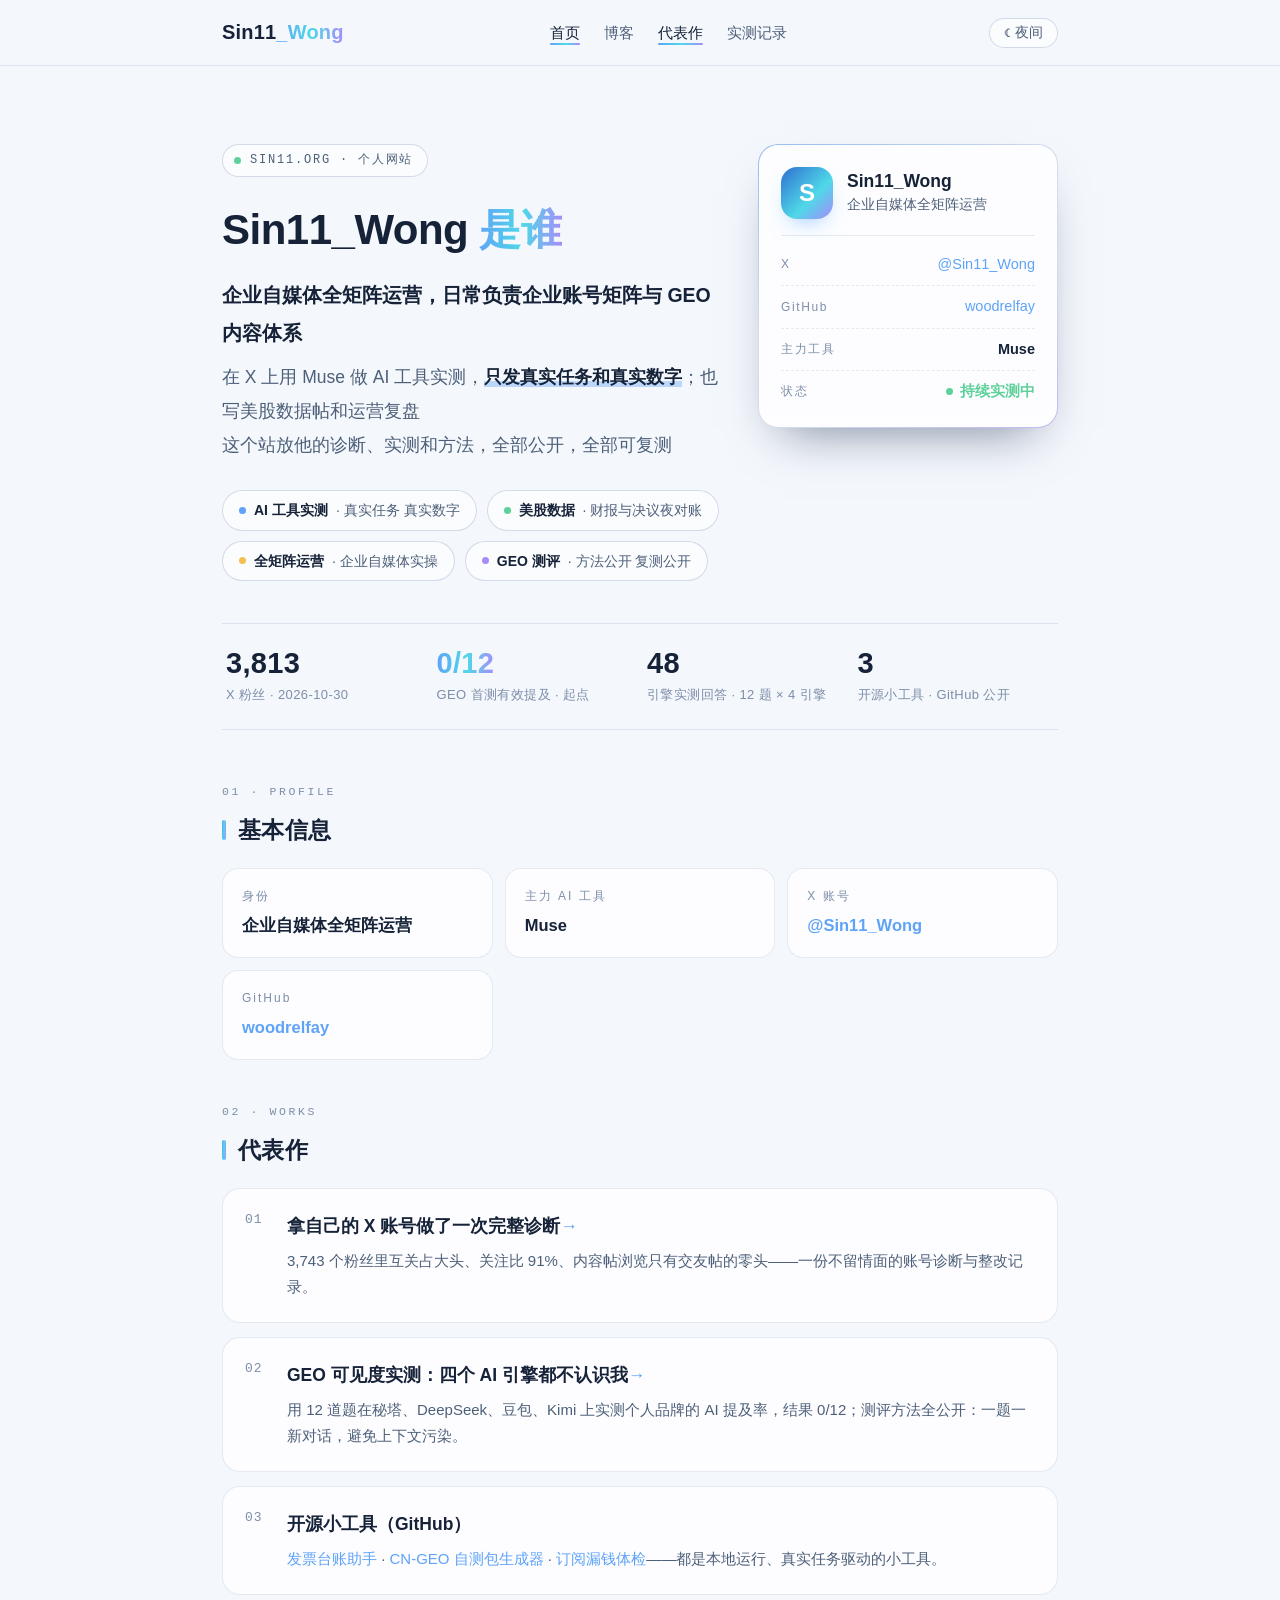
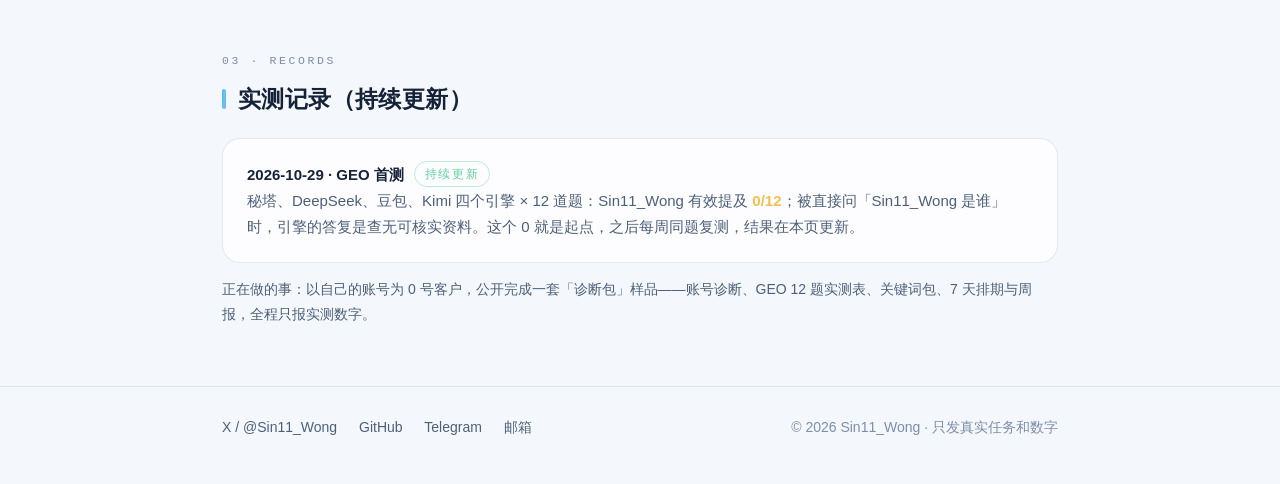
<file: index.html>
<!DOCTYPE html>
<html lang="zh-CN">
<head>
<meta charset="UTF-8">
<meta name="viewport" content="width=device-width, initial-scale=1.0">
<title>Sin11_Wong 是谁 — AI 工具实测 · 美股数据 · 运营复盘</title>
<meta name="description" content="Sin11_Wong：企业自媒体全矩阵运营，用 Muse 做 AI 工具实测，只发真实任务和数字；同时写美股数据帖与运营复盘。">
<link rel="stylesheet" href="style.css">
<script>(function(){try{var t=localStorage.getItem("theme");if(!t){t=window.matchMedia("(prefers-color-scheme: light)").matches?"light":"dark"}document.documentElement.setAttribute("data-theme",t)}catch(e){document.documentElement.setAttribute("data-theme","dark")}})();</script>
</head>
<body>
<header><div class="wrap">
  <div class="logo">Sin11<span>_Wong</span></div>
  <nav><a href="index.html">首页</a><a href="blog.html">博客</a><a href="#works">代表作</a><a href="#records">实测记录</a></nav><button class="theme-toggle" onclick="toggleTheme()" aria-label="切换日间或夜间模式">☀ 日间</button>
</div></header>

<div class="wrap">
  <div class="hero">
   <div class="hero-grid">
    <div class="hero-main">
    <div class="eyebrow"><span class="dot"></span>SIN11.ORG · 个人网站</div>
    <h1>Sin11_Wong <span class="grad">是谁</span></h1>
    <p class="lead"><span class="lead-line l1">企业自媒体全矩阵运营，日常负责企业账号矩阵与 GEO 内容体系</span><span class="lead-line">在 X 上用 Muse 做 AI 工具实测，<span class="hl">只发真实任务和真实数字</span>；也写美股数据帖和运营复盘</span><span class="lead-line">这个站放他的诊断、实测和方法，全部公开，全部可复测</span></p>
    <div class="pillars">
      <div class="pillar"><b>AI 工具实测</b> · 真实任务 真实数字</div>
      <div class="pillar"><b>美股数据</b> · 财报与决议夜对账</div>
      <div class="pillar"><b>全矩阵运营</b> · 企业自媒体实操</div>
      <div class="pillar"><b>GEO 测评</b> · 方法公开 复测公开</div>
    </div>
    </div>
    <aside class="profile-card">
      <div class="pc-head">
        <div class="avatar">S</div>
        <div><div class="pc-name">Sin11_Wong</div><div class="pc-role">企业自媒体全矩阵运营</div></div>
      </div>
      <div class="pc-rows">
        <div class="pc-row"><span>X</span><a href="https://x.com/Sin11_Wong">@Sin11_Wong</a></div>
        <div class="pc-row"><span>GitHub</span><a href="https://github.com/woodrelfay">woodrelfay</a></div>
        <div class="pc-row"><span>主力工具</span><b>Muse</b></div>
        <div class="pc-row"><span>状态</span><b class="pc-live"><i></i>持续实测中</b></div>
      </div>
    </aside>
   </div>
    <div class="stats">
      <div class="stat"><div class="n">3,813</div><div class="t">X 粉丝 · 2026-10-30</div></div>
      <div class="stat"><div class="n"><em>0/12</em></div><div class="t">GEO 首测有效提及 · 起点</div></div>
      <div class="stat"><div class="n">48</div><div class="t">引擎实测回答 · 12 题 × 4 引擎</div></div>
      <div class="stat"><div class="n">3</div><div class="t">开源小工具 · GitHub 公开</div></div>
    </div>
  </div>

  <section>
    <div class="sec-label">01 · PROFILE</div>
    <h2>基本信息</h2>
    <div class="facts">
      <div class="fact"><div class="k">身份</div><div class="v">企业自媒体全矩阵运营</div></div>
      <div class="fact"><div class="k">主力 AI 工具</div><div class="v">Muse</div></div>
      <div class="fact"><div class="k">X 账号</div><div class="v"><a href="https://x.com/Sin11_Wong">@Sin11_Wong</a></div></div>
      <div class="fact"><div class="k">GitHub</div><div class="v"><a href="https://github.com/woodrelfay">woodrelfay</a></div></div>
    </div>
  </section>

  <section id="works">
    <div class="sec-label">02 · WORKS</div>
    <h2>代表作</h2>
    <div class="card work"><span class="idx">01</span><h3><a href="posts/diagnosis.html">拿自己的 X 账号做了一次完整诊断</a></h3>
    <p>3,743 个粉丝里互关占大头、关注比 91%、内容帖浏览只有交友帖的零头——一份不留情面的账号诊断与整改记录。</p></div>
    <div class="card work"><span class="idx">02</span><h3><a href="posts/geo-test.html">GEO 可见度实测：四个 AI 引擎都不认识我</a></h3>
    <p>用 12 道题在秘塔、DeepSeek、豆包、Kimi 上实测个人品牌的 AI 提及率，结果 0/12；测评方法全公开：一题一新对话，避免上下文污染。</p></div>
    <div class="card work"><span class="idx">03</span><h3>开源小工具（GitHub）</h3>
    <p><a href="https://github.com/woodrelfay/fapiao-ledger">发票台账助手</a> · <a href="https://github.com/woodrelfay/cn-geo-check">CN-GEO 自测包生成器</a> · <a href="https://github.com/woodrelfay/sub-leak-check">订阅漏钱体检</a>——都是本地运行、真实任务驱动的小工具。</p></div>
  </section>

  <section id="records">
    <div class="sec-label">03 · RECORDS</div>
    <h2>实测记录（持续更新）</h2>
    <div class="card">
      <p style="color:var(--txt)"><b>2026-10-29 · GEO 首测</b><span class="tag">持续更新</span></p>
      <p>秘塔、DeepSeek、豆包、Kimi 四个引擎 × 12 道题：Sin11_Wong 有效提及 <span class="zero">0/12</span>；被直接问「Sin11_Wong 是谁」时，引擎的答复是查无可核实资料。这个 0 就是起点，之后每周同题复测，结果在本页更新。</p>
    </div>
    <p class="note">正在做的事：以自己的账号为 0 号客户，公开完成一套「诊断包」样品——账号诊断、GEO 12 题实测表、关键词包、7 天排期与周报，全程只报实测数字。</p>
  </section>
</div>

<footer><div class="wrap">
  <div>
    <a href="https://x.com/Sin11_Wong">X / @Sin11_Wong</a>
    <a href="https://github.com/woodrelfay">GitHub</a>
    <a href="https://t.me/SinWong11">Telegram</a>
    <a href="mailto:sinsins44@outlook.com">邮箱</a>
  </div>
  <p>© 2026 Sin11_Wong · 只发真实任务和数字</p>
</div></footer>
<script>
function toggleTheme(){var h=document.documentElement;var n=h.getAttribute("data-theme")==="light"?"dark":"light";h.setAttribute("data-theme",n);try{localStorage.setItem("theme",n)}catch(e){}syncThemeBtn()}
function syncThemeBtn(){var b=document.querySelector(".theme-toggle");if(!b)return;b.textContent=document.documentElement.getAttribute("data-theme")==="light"?"\u263e \u591c\u95f4":"\u2600 \u65e5\u95f4"}
document.addEventListener("DOMContentLoaded",function(){
  syncThemeBtn();
  var bar=document.createElement("div");bar.id="progress";document.body.appendChild(bar);
  var top=document.createElement("button");top.id="toTop";top.setAttribute("aria-label","\u56de\u5230\u9876\u90e8");top.textContent="\u2191";document.body.appendChild(top);
  top.addEventListener("click",function(){window.scrollTo({top:0,behavior:"smooth"})});
  function onScroll(){var h=document.documentElement;var max=h.scrollHeight-h.clientHeight;bar.style.width=(max>0?(h.scrollTop/max*100):0)+"%";top.classList.toggle("show",h.scrollTop>600)}
  document.addEventListener("scroll",onScroll,{passive:true});onScroll();
  var path=location.pathname;
  document.querySelectorAll("nav a").forEach(function(a){
    var href=a.getAttribute("href")||"";
    if((path.indexOf("blog")>-1||path.indexOf("posts")>-1)&&href.indexOf("blog")>-1)a.classList.add("active");
    if(path.indexOf("blog")===-1&&path.indexOf("posts")===-1&&(href==="index.html"||href==="/"||href==="../index.html"))a.classList.add("active");
  });
  if("IntersectionObserver" in window){
    var io=new IntersectionObserver(function(es){es.forEach(function(e){if(e.isIntersecting){e.target.classList.add("in");io.unobserve(e.target)}})},{threshold:.08});
    document.querySelectorAll(".card,.fact,.stat,article,.profile-card").forEach(function(el){el.classList.add("reveal");io.observe(el)});
    var navMap={};
    document.querySelectorAll("nav a").forEach(function(a){var href=a.getAttribute("href")||"";if(href.charAt(0)==="#")navMap[href.slice(1)]=a});
    var sio=new IntersectionObserver(function(es){es.forEach(function(e){if(e.isIntersecting){Object.keys(navMap).forEach(function(k){navMap[k].classList.remove("active")});if(navMap[e.target.id])navMap[e.target.id].classList.add("active")}})},{rootMargin:"-38% 0px -55% 0px"});
    ["works","records"].forEach(function(id){var s=document.getElementById(id);if(s)sio.observe(s)});
  }
  document.querySelectorAll(".card").forEach(function(c){
    c.addEventListener("mousemove",function(e){var r=c.getBoundingClientRect();c.style.setProperty("--mx",((e.clientX-r.left)/r.width*100)+"%");c.style.setProperty("--my",((e.clientY-r.top)/r.height*100)+"%")});
  });
});
</script>
</body>
</html>
</file>
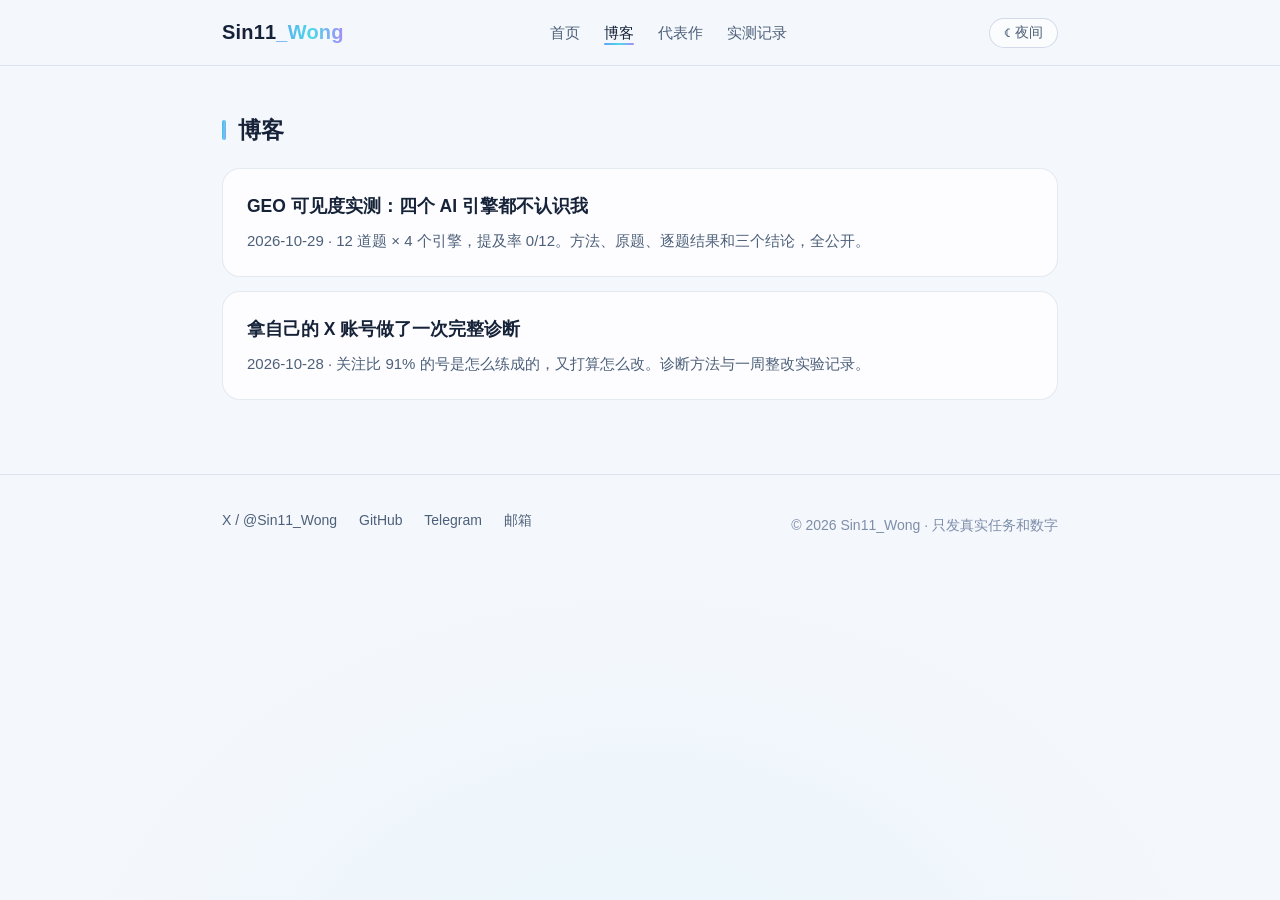
<file: blog.html>
<!DOCTYPE html>
<html lang="zh-CN">
<head>
<meta charset="UTF-8">
<meta name="viewport" content="width=device-width, initial-scale=1.0">
<title>博客 — Sin11_Wong</title>
<meta name="description" content="Sin11_Wong 的博客：AI 工具实测、账号诊断、GEO 可见度测评与美股数据复盘，只报实测数字。">
<link rel="stylesheet" href="style.css">
<script>(function(){try{var t=localStorage.getItem("theme");if(!t){t=window.matchMedia("(prefers-color-scheme: light)").matches?"light":"dark"}document.documentElement.setAttribute("data-theme",t)}catch(e){document.documentElement.setAttribute("data-theme","dark")}})();</script>
</head>
<body>
<header><div class="wrap">
  <div class="logo">Sin11<span>_Wong</span></div>
  <nav><a href="index.html">首页</a><a href="blog.html">博客</a><a href="index.html#works">代表作</a><a href="index.html#records">实测记录</a></nav><button class="theme-toggle" onclick="toggleTheme()" aria-label="切换日间或夜间模式">☀ 日间</button>
</div></header>
<div class="wrap">
  <section style="padding-top:44px">
    <h2>博客</h2>
    <div class="card"><h3><a href="posts/geo-test.html">GEO 可见度实测：四个 AI 引擎都不认识我</a></h3>
    <p>2026-10-29 · 12 道题 × 4 个引擎，提及率 0/12。方法、原题、逐题结果和三个结论，全公开。</p></div>
    <div class="card"><h3><a href="posts/diagnosis.html">拿自己的 X 账号做了一次完整诊断</a></h3>
    <p>2026-10-28 · 关注比 91% 的号是怎么练成的，又打算怎么改。诊断方法与一周整改实验记录。</p></div>
  </section>
</div>
<footer><div class="wrap">
  <div>
    <a href="https://x.com/Sin11_Wong">X / @Sin11_Wong</a>
    <a href="https://github.com/woodrelfay">GitHub</a>
    <a href="https://t.me/SinWong11">Telegram</a>
    <a href="mailto:sinsins44@outlook.com">邮箱</a>
  </div>
  <p style="margin-top:10px">© 2026 Sin11_Wong · 只发真实任务和数字</p>
</div></footer>
<script>
function toggleTheme(){var h=document.documentElement;var n=h.getAttribute("data-theme")==="light"?"dark":"light";h.setAttribute("data-theme",n);try{localStorage.setItem("theme",n)}catch(e){}syncThemeBtn()}
function syncThemeBtn(){var b=document.querySelector(".theme-toggle");if(!b)return;b.textContent=document.documentElement.getAttribute("data-theme")==="light"?"\u263e \u591c\u95f4":"\u2600 \u65e5\u95f4"}
document.addEventListener("DOMContentLoaded",function(){
  syncThemeBtn();
  var bar=document.createElement("div");bar.id="progress";document.body.appendChild(bar);
  var top=document.createElement("button");top.id="toTop";top.setAttribute("aria-label","\u56de\u5230\u9876\u90e8");top.textContent="\u2191";document.body.appendChild(top);
  top.addEventListener("click",function(){window.scrollTo({top:0,behavior:"smooth"})});
  function onScroll(){var h=document.documentElement;var max=h.scrollHeight-h.clientHeight;bar.style.width=(max>0?(h.scrollTop/max*100):0)+"%";top.classList.toggle("show",h.scrollTop>600)}
  document.addEventListener("scroll",onScroll,{passive:true});onScroll();
  var path=location.pathname;
  document.querySelectorAll("nav a").forEach(function(a){
    var href=a.getAttribute("href")||"";
    if((path.indexOf("blog")>-1||path.indexOf("posts")>-1)&&href.indexOf("blog")>-1)a.classList.add("active");
    if(path.indexOf("blog")===-1&&path.indexOf("posts")===-1&&(href==="index.html"||href==="/"||href==="../index.html"))a.classList.add("active");
  });
  if("IntersectionObserver" in window){
    var io=new IntersectionObserver(function(es){es.forEach(function(e){if(e.isIntersecting){e.target.classList.add("in");io.unobserve(e.target)}})},{threshold:.08});
    document.querySelectorAll(".card,.fact,.stat,article,.profile-card").forEach(function(el){el.classList.add("reveal");io.observe(el)});
    var navMap={};
    document.querySelectorAll("nav a").forEach(function(a){var href=a.getAttribute("href")||"";if(href.charAt(0)==="#")navMap[href.slice(1)]=a});
    var sio=new IntersectionObserver(function(es){es.forEach(function(e){if(e.isIntersecting){Object.keys(navMap).forEach(function(k){navMap[k].classList.remove("active")});if(navMap[e.target.id])navMap[e.target.id].classList.add("active")}})},{rootMargin:"-38% 0px -55% 0px"});
    ["works","records"].forEach(function(id){var s=document.getElementById(id);if(s)sio.observe(s)});
  }
  document.querySelectorAll(".card").forEach(function(c){
    c.addEventListener("mousemove",function(e){var r=c.getBoundingClientRect();c.style.setProperty("--mx",((e.clientX-r.left)/r.width*100)+"%");c.style.setProperty("--my",((e.clientY-r.top)/r.height*100)+"%")});
  });
});
</script>
</body>
</html>
</file>
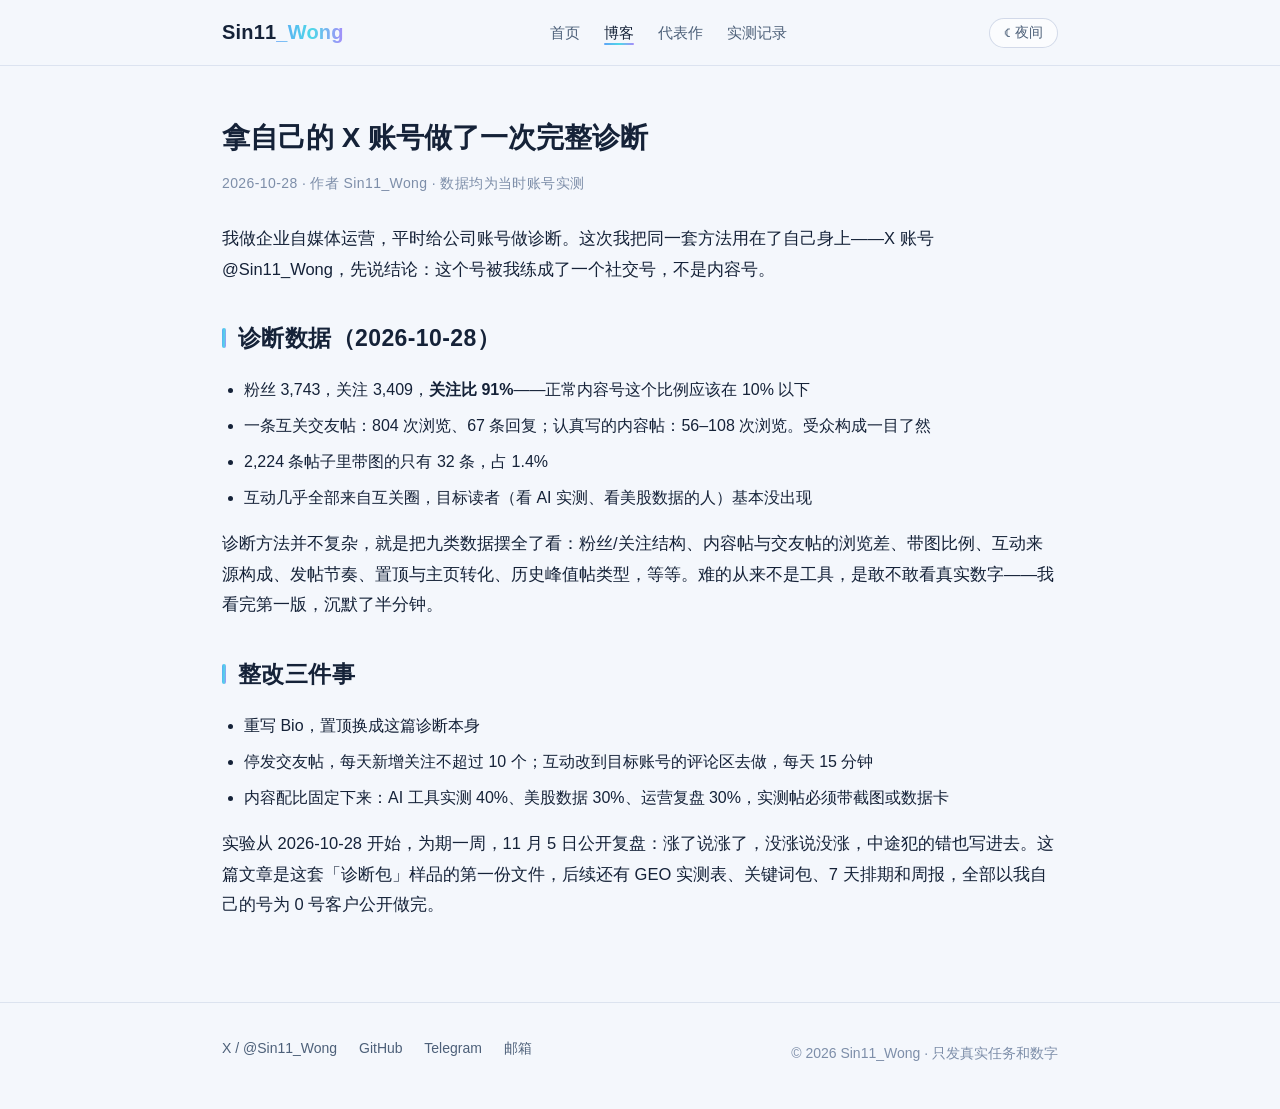
<file: posts/diagnosis.html>
<!DOCTYPE html>
<html lang="zh-CN">
<head>
<meta charset="UTF-8">
<meta name="viewport" content="width=device-width, initial-scale=1.0">
<title>拿自己的 X 账号做了一次完整诊断 — Sin11_Wong</title>
<meta name="description" content="Sin11_Wong 对自己 X 账号的完整诊断：关注比 91%、粉丝池以互关为主、内容帖浏览远低于交友帖，以及整改方法。">
<link rel="stylesheet" href="../style.css">
<script>(function(){try{var t=localStorage.getItem("theme");if(!t){t=window.matchMedia("(prefers-color-scheme: light)").matches?"light":"dark"}document.documentElement.setAttribute("data-theme",t)}catch(e){document.documentElement.setAttribute("data-theme","dark")}})();</script>
</head>
<body>
<header><div class="wrap">
  <div class="logo">Sin11<span>_Wong</span></div>
  <nav><a href="../index.html">首页</a><a href="../blog.html">博客</a><a href="../index.html#works">代表作</a><a href="../index.html#records">实测记录</a></nav><button class="theme-toggle" onclick="toggleTheme()" aria-label="切换日间或夜间模式">☀ 日间</button>
</div></header>
<div class="wrap"><article>
  <h1>拿自己的 X 账号做了一次完整诊断</h1>
  <div class="meta">2026-10-28 · 作者 Sin11_Wong · 数据均为当时账号实测</div>

  <p>我做企业自媒体运营，平时给公司账号做诊断。这次我把同一套方法用在了自己身上——X 账号 @Sin11_Wong，先说结论：这个号被我练成了一个社交号，不是内容号。</p>

  <h2>诊断数据（2026-10-28）</h2>
  <ul>
    <li>粉丝 3,743，关注 3,409，<b>关注比 91%</b>——正常内容号这个比例应该在 10% 以下</li>
    <li>一条互关交友帖：804 次浏览、67 条回复；认真写的内容帖：56–108 次浏览。受众构成一目了然</li>
    <li>2,224 条帖子里带图的只有 32 条，占 1.4%</li>
    <li>互动几乎全部来自互关圈，目标读者（看 AI 实测、看美股数据的人）基本没出现</li>
  </ul>

  <p>诊断方法并不复杂，就是把九类数据摆全了看：粉丝/关注结构、内容帖与交友帖的浏览差、带图比例、互动来源构成、发帖节奏、置顶与主页转化、历史峰值帖类型，等等。难的从来不是工具，是敢不敢看真实数字——我看完第一版，沉默了半分钟。</p>

  <h2>整改三件事</h2>
  <ul>
    <li>重写 Bio，置顶换成这篇诊断本身</li>
    <li>停发交友帖，每天新增关注不超过 10 个；互动改到目标账号的评论区去做，每天 15 分钟</li>
    <li>内容配比固定下来：AI 工具实测 40%、美股数据 30%、运营复盘 30%，实测帖必须带截图或数据卡</li>
  </ul>

  <p>实验从 2026-10-28 开始，为期一周，11 月 5 日公开复盘：涨了说涨了，没涨说没涨，中途犯的错也写进去。这篇文章是这套「诊断包」样品的第一份文件，后续还有 GEO 实测表、关键词包、7 天排期和周报，全部以我自己的号为 0 号客户公开做完。</p>
</article></div>
<footer><div class="wrap">
  <div>
    <a href="https://x.com/Sin11_Wong">X / @Sin11_Wong</a>
    <a href="https://github.com/woodrelfay">GitHub</a>
    <a href="https://t.me/SinWong11">Telegram</a>
    <a href="mailto:sinsins44@outlook.com">邮箱</a>
  </div>
  <p style="margin-top:10px">© 2026 Sin11_Wong · 只发真实任务和数字</p>
</div></footer>
<script>
function toggleTheme(){var h=document.documentElement;var n=h.getAttribute("data-theme")==="light"?"dark":"light";h.setAttribute("data-theme",n);try{localStorage.setItem("theme",n)}catch(e){}syncThemeBtn()}
function syncThemeBtn(){var b=document.querySelector(".theme-toggle");if(!b)return;b.textContent=document.documentElement.getAttribute("data-theme")==="light"?"\u263e \u591c\u95f4":"\u2600 \u65e5\u95f4"}
document.addEventListener("DOMContentLoaded",function(){
  syncThemeBtn();
  var bar=document.createElement("div");bar.id="progress";document.body.appendChild(bar);
  var top=document.createElement("button");top.id="toTop";top.setAttribute("aria-label","\u56de\u5230\u9876\u90e8");top.textContent="\u2191";document.body.appendChild(top);
  top.addEventListener("click",function(){window.scrollTo({top:0,behavior:"smooth"})});
  function onScroll(){var h=document.documentElement;var max=h.scrollHeight-h.clientHeight;bar.style.width=(max>0?(h.scrollTop/max*100):0)+"%";top.classList.toggle("show",h.scrollTop>600)}
  document.addEventListener("scroll",onScroll,{passive:true});onScroll();
  var path=location.pathname;
  document.querySelectorAll("nav a").forEach(function(a){
    var href=a.getAttribute("href")||"";
    if((path.indexOf("blog")>-1||path.indexOf("posts")>-1)&&href.indexOf("blog")>-1)a.classList.add("active");
    if(path.indexOf("blog")===-1&&path.indexOf("posts")===-1&&(href==="index.html"||href==="/"||href==="../index.html"))a.classList.add("active");
  });
  if("IntersectionObserver" in window){
    var io=new IntersectionObserver(function(es){es.forEach(function(e){if(e.isIntersecting){e.target.classList.add("in");io.unobserve(e.target)}})},{threshold:.08});
    document.querySelectorAll(".card,.fact,.stat,article,.profile-card").forEach(function(el){el.classList.add("reveal");io.observe(el)});
    var navMap={};
    document.querySelectorAll("nav a").forEach(function(a){var href=a.getAttribute("href")||"";if(href.charAt(0)==="#")navMap[href.slice(1)]=a});
    var sio=new IntersectionObserver(function(es){es.forEach(function(e){if(e.isIntersecting){Object.keys(navMap).forEach(function(k){navMap[k].classList.remove("active")});if(navMap[e.target.id])navMap[e.target.id].classList.add("active")}})},{rootMargin:"-38% 0px -55% 0px"});
    ["works","records"].forEach(function(id){var s=document.getElementById(id);if(s)sio.observe(s)});
  }
  document.querySelectorAll(".card").forEach(function(c){
    c.addEventListener("mousemove",function(e){var r=c.getBoundingClientRect();c.style.setProperty("--mx",((e.clientX-r.left)/r.width*100)+"%");c.style.setProperty("--my",((e.clientY-r.top)/r.height*100)+"%")});
  });
});
</script>
</body>
</html>
</file>
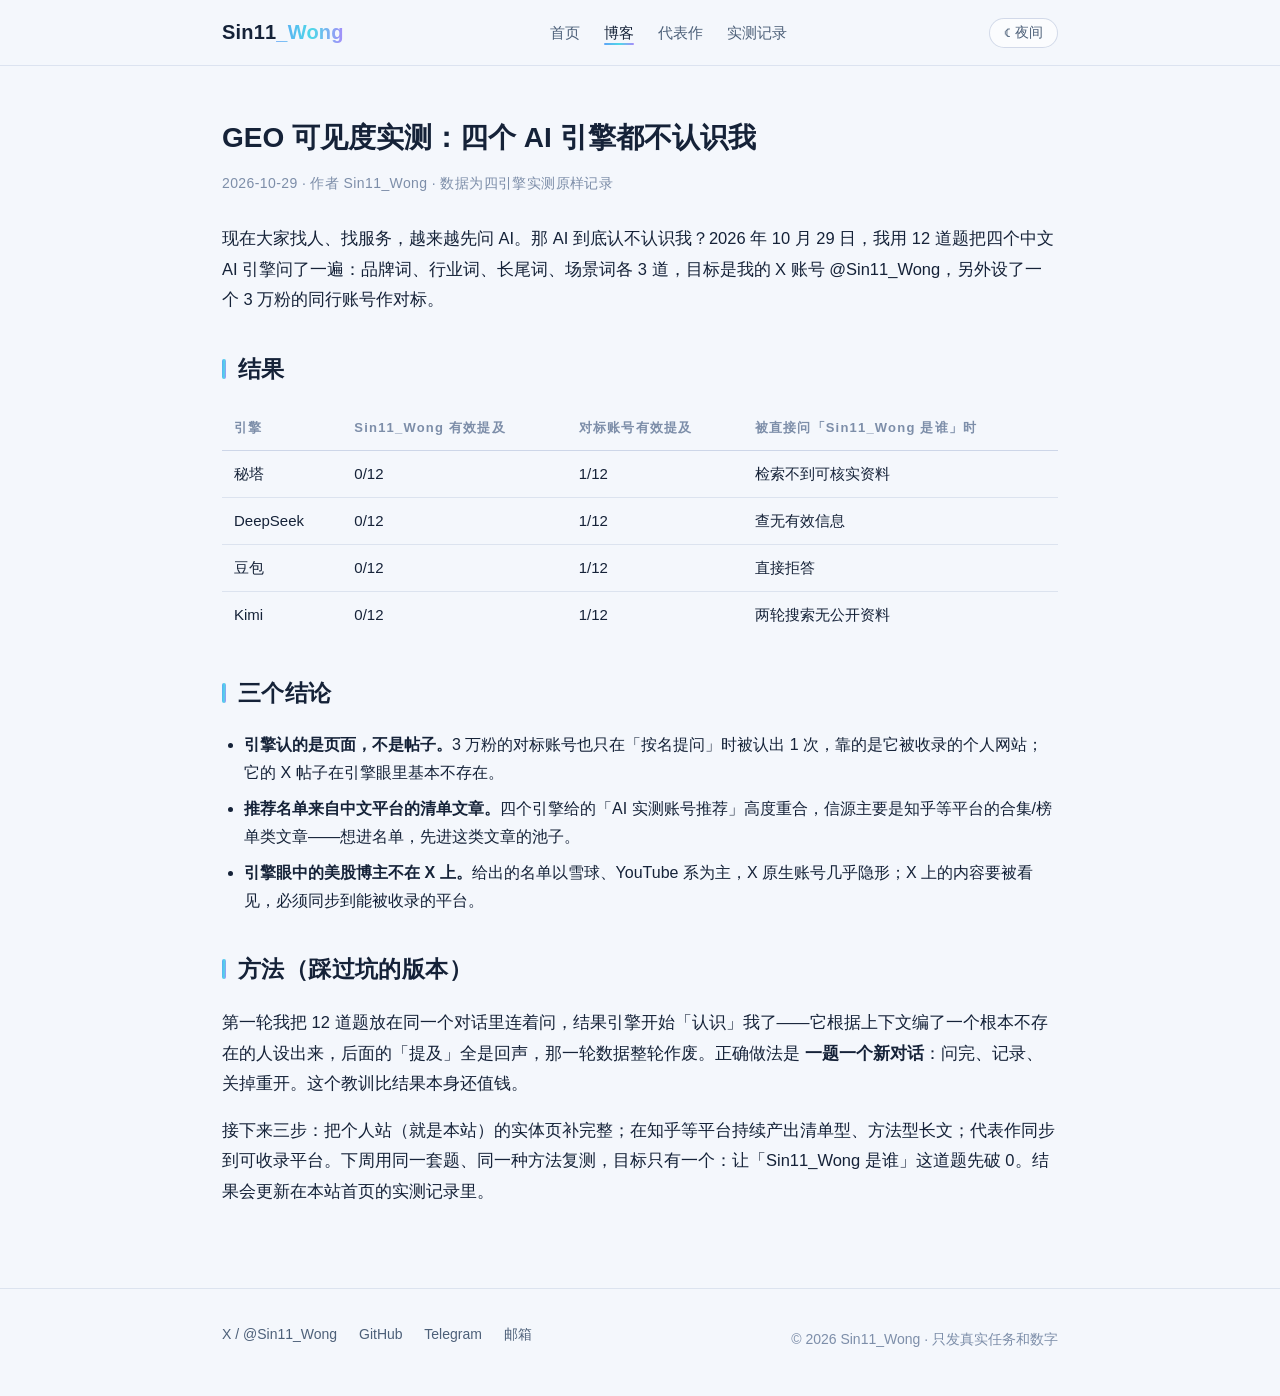
<file: posts/geo-test.html>
<!DOCTYPE html>
<html lang="zh-CN">
<head>
<meta charset="UTF-8">
<meta name="viewport" content="width=device-width, initial-scale=1.0">
<title>GEO 可见度实测：四个 AI 引擎都不认识我 — Sin11_Wong</title>
<meta name="description" content="用 12 道题在秘塔、DeepSeek、豆包、Kimi 上实测 Sin11_Wong 的 AI 可见度：有效提及 0/12。方法、结果与三个结论全公开。">
<link rel="stylesheet" href="../style.css">
<script>(function(){try{var t=localStorage.getItem("theme");if(!t){t=window.matchMedia("(prefers-color-scheme: light)").matches?"light":"dark"}document.documentElement.setAttribute("data-theme",t)}catch(e){document.documentElement.setAttribute("data-theme","dark")}})();</script>
</head>
<body>
<header><div class="wrap">
  <div class="logo">Sin11<span>_Wong</span></div>
  <nav><a href="../index.html">首页</a><a href="../blog.html">博客</a><a href="../index.html#works">代表作</a><a href="../index.html#records">实测记录</a></nav><button class="theme-toggle" onclick="toggleTheme()" aria-label="切换日间或夜间模式">☀ 日间</button>
</div></header>
<div class="wrap"><article>
  <h1>GEO 可见度实测：四个 AI 引擎都不认识我</h1>
  <div class="meta">2026-10-29 · 作者 Sin11_Wong · 数据为四引擎实测原样记录</div>

  <p>现在大家找人、找服务，越来越先问 AI。那 AI 到底认不认识我？2026 年 10 月 29 日，我用 12 道题把四个中文 AI 引擎问了一遍：品牌词、行业词、长尾词、场景词各 3 道，目标是我的 X 账号 @Sin11_Wong，另外设了一个 3 万粉的同行账号作对标。</p>

  <h2>结果</h2>
  <table>
    <tr><th>引擎</th><th>Sin11_Wong 有效提及</th><th>对标账号有效提及</th><th>被直接问「Sin11_Wong 是谁」时</th></tr>
    <tr><td>秘塔</td><td>0/12</td><td>1/12</td><td>检索不到可核实资料</td></tr>
    <tr><td>DeepSeek</td><td>0/12</td><td>1/12</td><td>查无有效信息</td></tr>
    <tr><td>豆包</td><td>0/12</td><td>1/12</td><td>直接拒答</td></tr>
    <tr><td>Kimi</td><td>0/12</td><td>1/12</td><td>两轮搜索无公开资料</td></tr>
  </table>

  <h2>三个结论</h2>
  <ul>
    <li><b>引擎认的是页面，不是帖子。</b>3 万粉的对标账号也只在「按名提问」时被认出 1 次，靠的是它被收录的个人网站；它的 X 帖子在引擎眼里基本不存在。</li>
    <li><b>推荐名单来自中文平台的清单文章。</b>四个引擎给的「AI 实测账号推荐」高度重合，信源主要是知乎等平台的合集/榜单类文章——想进名单，先进这类文章的池子。</li>
    <li><b>引擎眼中的美股博主不在 X 上。</b>给出的名单以雪球、YouTube 系为主，X 原生账号几乎隐形；X 上的内容要被看见，必须同步到能被收录的平台。</li>
  </ul>

  <h2>方法（踩过坑的版本）</h2>
  <p>第一轮我把 12 道题放在同一个对话里连着问，结果引擎开始「认识」我了——它根据上下文编了一个根本不存在的人设出来，后面的「提及」全是回声，那一轮数据整轮作废。正确做法是 <b>一题一个新对话</b>：问完、记录、关掉重开。这个教训比结果本身还值钱。</p>

  <p>接下来三步：把个人站（就是本站）的实体页补完整；在知乎等平台持续产出清单型、方法型长文；代表作同步到可收录平台。下周用同一套题、同一种方法复测，目标只有一个：让「Sin11_Wong 是谁」这道题先破 0。结果会更新在本站首页的实测记录里。</p>
</article></div>
<footer><div class="wrap">
  <div>
    <a href="https://x.com/Sin11_Wong">X / @Sin11_Wong</a>
    <a href="https://github.com/woodrelfay">GitHub</a>
    <a href="https://t.me/SinWong11">Telegram</a>
    <a href="mailto:sinsins44@outlook.com">邮箱</a>
  </div>
  <p style="margin-top:10px">© 2026 Sin11_Wong · 只发真实任务和数字</p>
</div></footer>
<script>
function toggleTheme(){var h=document.documentElement;var n=h.getAttribute("data-theme")==="light"?"dark":"light";h.setAttribute("data-theme",n);try{localStorage.setItem("theme",n)}catch(e){}syncThemeBtn()}
function syncThemeBtn(){var b=document.querySelector(".theme-toggle");if(!b)return;b.textContent=document.documentElement.getAttribute("data-theme")==="light"?"\u263e \u591c\u95f4":"\u2600 \u65e5\u95f4"}
document.addEventListener("DOMContentLoaded",function(){
  syncThemeBtn();
  var bar=document.createElement("div");bar.id="progress";document.body.appendChild(bar);
  var top=document.createElement("button");top.id="toTop";top.setAttribute("aria-label","\u56de\u5230\u9876\u90e8");top.textContent="\u2191";document.body.appendChild(top);
  top.addEventListener("click",function(){window.scrollTo({top:0,behavior:"smooth"})});
  function onScroll(){var h=document.documentElement;var max=h.scrollHeight-h.clientHeight;bar.style.width=(max>0?(h.scrollTop/max*100):0)+"%";top.classList.toggle("show",h.scrollTop>600)}
  document.addEventListener("scroll",onScroll,{passive:true});onScroll();
  var path=location.pathname;
  document.querySelectorAll("nav a").forEach(function(a){
    var href=a.getAttribute("href")||"";
    if((path.indexOf("blog")>-1||path.indexOf("posts")>-1)&&href.indexOf("blog")>-1)a.classList.add("active");
    if(path.indexOf("blog")===-1&&path.indexOf("posts")===-1&&(href==="index.html"||href==="/"||href==="../index.html"))a.classList.add("active");
  });
  if("IntersectionObserver" in window){
    var io=new IntersectionObserver(function(es){es.forEach(function(e){if(e.isIntersecting){e.target.classList.add("in");io.unobserve(e.target)}})},{threshold:.08});
    document.querySelectorAll(".card,.fact,.stat,article,.profile-card").forEach(function(el){el.classList.add("reveal");io.observe(el)});
    var navMap={};
    document.querySelectorAll("nav a").forEach(function(a){var href=a.getAttribute("href")||"";if(href.charAt(0)==="#")navMap[href.slice(1)]=a});
    var sio=new IntersectionObserver(function(es){es.forEach(function(e){if(e.isIntersecting){Object.keys(navMap).forEach(function(k){navMap[k].classList.remove("active")});if(navMap[e.target.id])navMap[e.target.id].classList.add("active")}})},{rootMargin:"-38% 0px -55% 0px"});
    ["works","records"].forEach(function(id){var s=document.getElementById(id);if(s)sio.observe(s)});
  }
  document.querySelectorAll(".card").forEach(function(c){
    c.addEventListener("mousemove",function(e){var r=c.getBoundingClientRect();c.style.setProperty("--mx",((e.clientX-r.left)/r.width*100)+"%");c.style.setProperty("--my",((e.clientY-r.top)/r.height*100)+"%")});
  });
});
</script>
</body>
</html>
</file>
<file: style.css>
:root{
  --bg:#070b14; --bg2:#0a1120;
  --card:rgba(255,255,255,.032); --card-hover:rgba(255,255,255,.05);
  --line:rgba(148,178,255,.14); --line-soft:rgba(148,178,255,.09);
  --txt:#eef2f8; --sub:#9fb0c9; --dim:#6d7f9c;
  --blue:#5ea3f7; --cyan:#4fd8e8; --violet:#a78bfa;
  --green:#5ed19a; --amber:#f5be50;
  --grad:linear-gradient(92deg,#5ea3f7 0%,#4fd8e8 52%,#a78bfa 100%);
  --header:rgba(7,11,20,.72); --chip:rgba(255,255,255,.03);
  --glow1:rgba(94,163,247,.16); --glow2:rgba(167,139,250,.10); --glow3:rgba(79,216,232,.06);
  --shadow:0 14px 34px -18px rgba(38,92,180,.45);
}
[data-theme="light"]{
  --bg:#f4f7fc; --bg2:#edf2f9;
  --card:rgba(255,255,255,.78); --card-hover:#ffffff;
  --line:rgba(30,64,140,.18); --line-soft:rgba(30,64,140,.11);
  --txt:#152238; --sub:#4d6079; --dim:#7d8ea9;
  --header:rgba(244,247,252,.85); --chip:rgba(255,255,255,.6);
  --glow1:rgba(94,163,247,.13); --glow2:rgba(167,139,250,.09); --glow3:rgba(79,216,232,.07);
  --shadow:0 14px 30px -18px rgba(60,100,180,.28);
}
html{background:#070b14}
html[data-theme="light"]{background:#f4f7fc}
*{margin:0;padding:0;box-sizing:border-box}
html{scroll-behavior:smooth}
body{
  background:var(--bg); color:var(--txt);
  font-family:"PingFang SC","Hiragino Sans GB","Microsoft YaHei","Noto Sans CJK SC",sans-serif;
  line-height:1.75; -webkit-font-smoothing:antialiased; overflow-x:hidden;
  transition:background-color .3s ease, color .3s ease;
}
body::before{
  content:""; position:fixed; inset:0; z-index:-2; pointer-events:none;
  background:
    radial-gradient(720px 420px at 18% -6%, var(--glow1), transparent 62%),
    radial-gradient(680px 460px at 88% 4%, var(--glow2), transparent 60%),
    radial-gradient(900px 700px at 50% 115%, var(--glow3), transparent 65%),
    linear-gradient(180deg, var(--bg2), var(--bg) 340px);
}
::selection{background:rgba(94,163,247,.35)}
a{color:var(--blue);text-decoration:none}
a:hover{text-decoration:underline}
.wrap{max-width:880px;margin:0 auto;padding:0 22px}

/* ---------- header ---------- */
header{
  position:sticky; top:0; z-index:50;
  background:var(--header); backdrop-filter:blur(14px); -webkit-backdrop-filter:blur(14px);
  border-bottom:1px solid var(--line-soft); padding:15px 0;
}
.theme-toggle{
  margin-left:20px; font-family:inherit; font-size:13.5px; cursor:pointer;
  color:var(--sub); background:var(--chip);
  border:1px solid var(--line); border-radius:999px; padding:5px 14px;
  transition:color .25s ease, border-color .25s ease;
}
.theme-toggle:hover{color:var(--txt);border-color:rgba(94,163,247,.5)}
header .wrap{display:flex;justify-content:space-between;align-items:center}
.logo{font-size:20px;font-weight:800;letter-spacing:.2px;color:var(--txt)}
.logo span{background:var(--grad);-webkit-background-clip:text;background-clip:text;color:transparent}
nav a{color:var(--sub);margin-left:24px;font-size:15px;position:relative;padding:2px 0}
nav a::after{content:"";position:absolute;left:0;bottom:-2px;height:2px;width:0;background:var(--grad);border-radius:2px;transition:width .25s ease}
nav a:hover{color:var(--txt);text-decoration:none}
nav a:hover::after{width:100%}
@media (max-width:560px){
  header .wrap{flex-wrap:wrap;gap:8px}
  nav a{margin-left:0;margin-right:16px;font-size:14px;white-space:nowrap}
  .theme-toggle{margin-left:0}
  .logo{font-size:19px}
}

/* ---------- hero ---------- */
.hero{padding:78px 0 8px;position:relative}
.hero::before{
  content:""; position:absolute; inset:-30px -40px auto -40px; height:340px; z-index:-1;
  background-image:linear-gradient(rgba(148,178,255,.05) 1px,transparent 1px),linear-gradient(90deg,rgba(148,178,255,.05) 1px,transparent 1px);
  background-size:44px 44px;
  -webkit-mask-image:radial-gradient(70% 90% at 30% 20%, #000 30%, transparent 75%);
          mask-image:radial-gradient(70% 90% at 30% 20%, #000 30%, transparent 75%);
}
.eyebrow{
  display:inline-flex; align-items:center; gap:9px;
  font-family:ui-monospace,"SF Mono",SFMono-Regular,Menlo,Consolas,"Liberation Mono",monospace;
  font-size:12px; letter-spacing:1.8px; color:var(--sub);
  border:1px solid var(--line); border-radius:999px; padding:5px 14px 5px 11px;
  background:var(--chip); margin-bottom:26px;
}
.eyebrow .dot{width:7px;height:7px;border-radius:50%;background:var(--green);box-shadow:0 0 0 0 rgba(94,209,154,.5);animation:pulse 2.4s infinite}
@keyframes pulse{0%{box-shadow:0 0 0 0 rgba(94,209,154,.45)}70%{box-shadow:0 0 0 8px rgba(94,209,154,0)}100%{box-shadow:0 0 0 0 rgba(94,209,154,0)}}
.hero h1{font-size:clamp(30px,4.5vw,42px);font-weight:700;line-height:1.3;letter-spacing:-.5px;margin-bottom:18px}
.hero h1 .grad{background:var(--grad);-webkit-background-clip:text;background-clip:text;color:transparent}
.hero p.lead{font-size:17.5px;line-height:1.95;color:var(--sub);max-width:720px}
.hero p.lead .lead-line{display:block}
.hero p.lead .l1{font-size:19.5px;color:var(--txt);font-weight:600;margin-bottom:8px}
.hero p.lead .hl{color:var(--txt);font-weight:600;background:linear-gradient(transparent 70%,rgba(94,163,247,.38) 70%)}
.hero p.lead b, .hero p.lead strong{color:var(--txt);font-weight:600}
.pillars{display:flex;gap:10px;flex-wrap:wrap;margin:28px 0 4px}
.pillar{
  display:inline-flex;align-items:center;gap:8px;
  border:1px solid var(--line);border-radius:999px;padding:7px 16px;
  font-size:14px;color:var(--sub);background:var(--chip);
  transition:border-color .25s ease, transform .25s ease, background .25s ease;
}
.pillar:hover{transform:translateY(-2px);border-color:rgba(94,163,247,.5);background:var(--card-hover)}
.pillar::before{content:"";width:7px;height:7px;border-radius:50%;background:var(--blue);flex:none}
.pillar:nth-child(2)::before{background:var(--green)}
.pillar:nth-child(3)::before{background:var(--amber)}
.pillar:nth-child(4)::before{background:var(--violet)}
.pillar b{color:var(--txt);font-weight:600}

/* ---------- stats ---------- */
.stats{
  display:grid;grid-template-columns:repeat(4,1fr);gap:14px;
  margin:38px 0 6px;padding:22px 4px;
  border-top:1px solid var(--line-soft);border-bottom:1px solid var(--line-soft);
}
.stat .n{font-size:29px;font-weight:800;letter-spacing:.3px;line-height:1.2}
.stat .n em{font-style:normal;background:var(--grad);-webkit-background-clip:text;background-clip:text;color:transparent}
.stat .t{color:var(--dim);font-size:13px;margin-top:3px;letter-spacing:.4px}
@media (max-width:640px){.stats{grid-template-columns:repeat(2,1fr)}}

/* ---------- sections & cards ---------- */
section{padding:38px 0 4px}
h2{font-size:23px;font-weight:800;letter-spacing:.4px;margin-bottom:18px;display:flex;align-items:center;gap:12px}
h2::before{content:"";width:4px;height:20px;border-radius:3px;background:var(--grad);flex:none}
.card{
  background:var(--card);border:1px solid var(--line-soft);border-radius:18px;
  padding:22px 24px;margin-bottom:14px;
  transition:transform .25s ease, border-color .25s ease, background .25s ease, box-shadow .25s ease;
}
.card:hover{transform:translateY(-3px);background:var(--card-hover);border-color:rgba(94,163,247,.38);box-shadow:var(--shadow)}
.card h3{font-size:17.5px;font-weight:700;margin-bottom:6px}
.card h3 a{color:var(--txt)}
.card h3 a:hover{color:var(--blue);text-decoration:none}
.card p{color:var(--sub);font-size:15px}
.facts{display:grid;grid-template-columns:repeat(auto-fit,minmax(240px,1fr));gap:12px}
.fact{
  background:var(--card);border:1px solid var(--line-soft);border-radius:16px;padding:17px 19px;
  transition:border-color .25s ease, background .25s ease;
}
.fact:hover{border-color:rgba(94,163,247,.35);background:var(--card-hover)}
.fact .k{color:var(--dim);font-size:12px;letter-spacing:2px;margin-bottom:4px}
.fact .v{font-size:16.5px;font-weight:600}
.tag{
  display:inline-block;font-size:11.5px;letter-spacing:1.6px;color:var(--green);
  border:1px solid rgba(94,209,154,.4);border-radius:999px;padding:2px 10px;margin-left:10px;vertical-align:2px;
}
table{width:100%;border-collapse:collapse;font-size:15px}
th,td{padding:10px 12px;text-align:left;border-bottom:1px solid var(--line-soft)}
th{color:var(--dim);font-weight:600;font-size:13px;letter-spacing:1.2px;border-bottom:1px solid var(--line)}
tr:last-child td{border-bottom:none}
.zero{color:var(--amber);font-weight:700}
.note{color:var(--sub);font-size:14px}

/* ---------- article ---------- */
article{padding:52px 0 10px}
article h1{font-size:28px;font-weight:700;line-height:1.45;margin-bottom:12px}
.meta{color:var(--dim);font-size:14px;margin-bottom:28px;letter-spacing:.4px}
article p{margin-bottom:16px;font-size:16.5px;line-height:1.85}
article h2{margin-top:34px}
article ul{margin:0 0 16px 22px}
article li{margin-bottom:8px}

/* ---------- footer ---------- */
footer{border-top:1px solid var(--line-soft);margin-top:56px;padding:28px 0 44px;color:var(--dim);font-size:14px}
footer .wrap{display:flex;justify-content:space-between;align-items:center;flex-wrap:wrap;gap:12px}
footer a{color:var(--sub);margin-right:18px}
footer a:hover{color:var(--txt);text-decoration:none}
footer p{margin:0}
@media (prefers-reduced-motion: reduce){
  html{scroll-behavior:auto}
  .eyebrow .dot{animation:none}
  .card,.pillar,nav a::after{transition:none}
}

/* ---------- v3: depth & interaction ---------- */
#works,#records{scroll-margin-top:96px}
.hero-grid{display:grid;grid-template-columns:1fr 300px;gap:34px;align-items:start}
@media (max-width:760px){.hero-grid{grid-template-columns:1fr}}
.profile-card{
  position:relative;border-radius:20px;padding:22px 22px 14px;
  background:var(--card);border:1px solid var(--line);
  box-shadow:0 24px 48px -24px rgba(10,30,70,.55);
  backdrop-filter:blur(6px);
}
.profile-card::before{
  content:"";position:absolute;inset:-1px;border-radius:20px;padding:1px;pointer-events:none;
  background:linear-gradient(150deg,rgba(94,163,247,.55),transparent 40%,transparent 65%,rgba(167,139,250,.45));
  -webkit-mask:linear-gradient(#000 0 0) content-box,linear-gradient(#000 0 0);-webkit-mask-composite:xor;mask-composite:exclude;
}
.pc-head{display:flex;gap:14px;align-items:center;padding-bottom:16px;border-bottom:1px solid var(--line-soft)}
.avatar{
  width:52px;height:52px;border-radius:16px;flex:none;display:flex;align-items:center;justify-content:center;
  font-size:24px;font-weight:800;color:#fff;background:linear-gradient(135deg,#2f6fd0,#4fd8e8 60%,#a78bfa);
  box-shadow:0 10px 22px -10px rgba(79,160,255,.65);
}
.pc-name{font-size:17.5px;font-weight:700;line-height:1.3}
.pc-role{color:var(--sub);font-size:13.5px}
.pc-rows{padding-top:8px}
.pc-row{display:flex;justify-content:space-between;align-items:center;padding:8px 0;border-bottom:1px dashed var(--line-soft);font-size:14.5px}
.pc-row:last-child{border-bottom:none}
.pc-row span{color:var(--dim);font-size:12px;letter-spacing:1.6px}
.pc-row b{font-weight:600}
.pc-live{color:var(--green);display:inline-flex;align-items:center;gap:7px}
.pc-live i{width:7px;height:7px;border-radius:50%;background:var(--green);animation:pulse 2.4s infinite}
.sec-label{
  font-family:ui-monospace,"SF Mono",SFMono-Regular,Menlo,Consolas,monospace;
  font-size:11.5px;letter-spacing:2.6px;color:var(--dim);margin-bottom:8px;
}
section h2{margin-bottom:18px}
.card{position:relative;overflow:hidden}
.card::before{
  content:"";position:absolute;inset:0;pointer-events:none;opacity:0;transition:opacity .3s ease;
  background:radial-gradient(340px circle at var(--mx,50%) var(--my,50%),rgba(94,163,247,.13),transparent 65%);
}
.card:hover::before{opacity:1}
.card.work{padding-left:64px}
.card .idx{
  position:absolute;left:22px;top:20px;
  font-family:ui-monospace,"SF Mono",SFMono-Regular,Menlo,Consolas,monospace;
  font-size:13px;color:var(--dim);letter-spacing:1px;
}
.card.work h3 a::after{content:" →";display:inline-block;color:var(--blue);transition:transform .25s ease}
.card.work:hover h3 a::after{transform:translateX(5px)}
nav a.active{color:var(--txt)}
nav a.active::after{width:100%}
#progress{
  position:fixed;top:0;left:0;height:3px;width:0;z-index:60;
  background:var(--grad);border-radius:0 3px 3px 0;
}
#toTop{
  position:fixed;right:22px;bottom:22px;z-index:60;width:42px;height:42px;border-radius:50%;
  border:1px solid var(--line);background:var(--header);color:var(--sub);font-size:17px;cursor:pointer;
  backdrop-filter:blur(10px);-webkit-backdrop-filter:blur(10px);
  opacity:0;pointer-events:none;transform:translateY(8px);transition:all .3s ease;font-family:inherit;
}
#toTop.show{opacity:1;pointer-events:auto;transform:none}
#toTop:hover{color:var(--txt);border-color:rgba(94,163,247,.5)}
.reveal{opacity:0;transform:translateY(16px);transition:opacity .6s ease,transform .6s ease}
.reveal.in{opacity:1;transform:none}
@media (prefers-reduced-motion: reduce){.reveal{opacity:1;transform:none;transition:none}.pc-live i{animation:none}}
</file>
